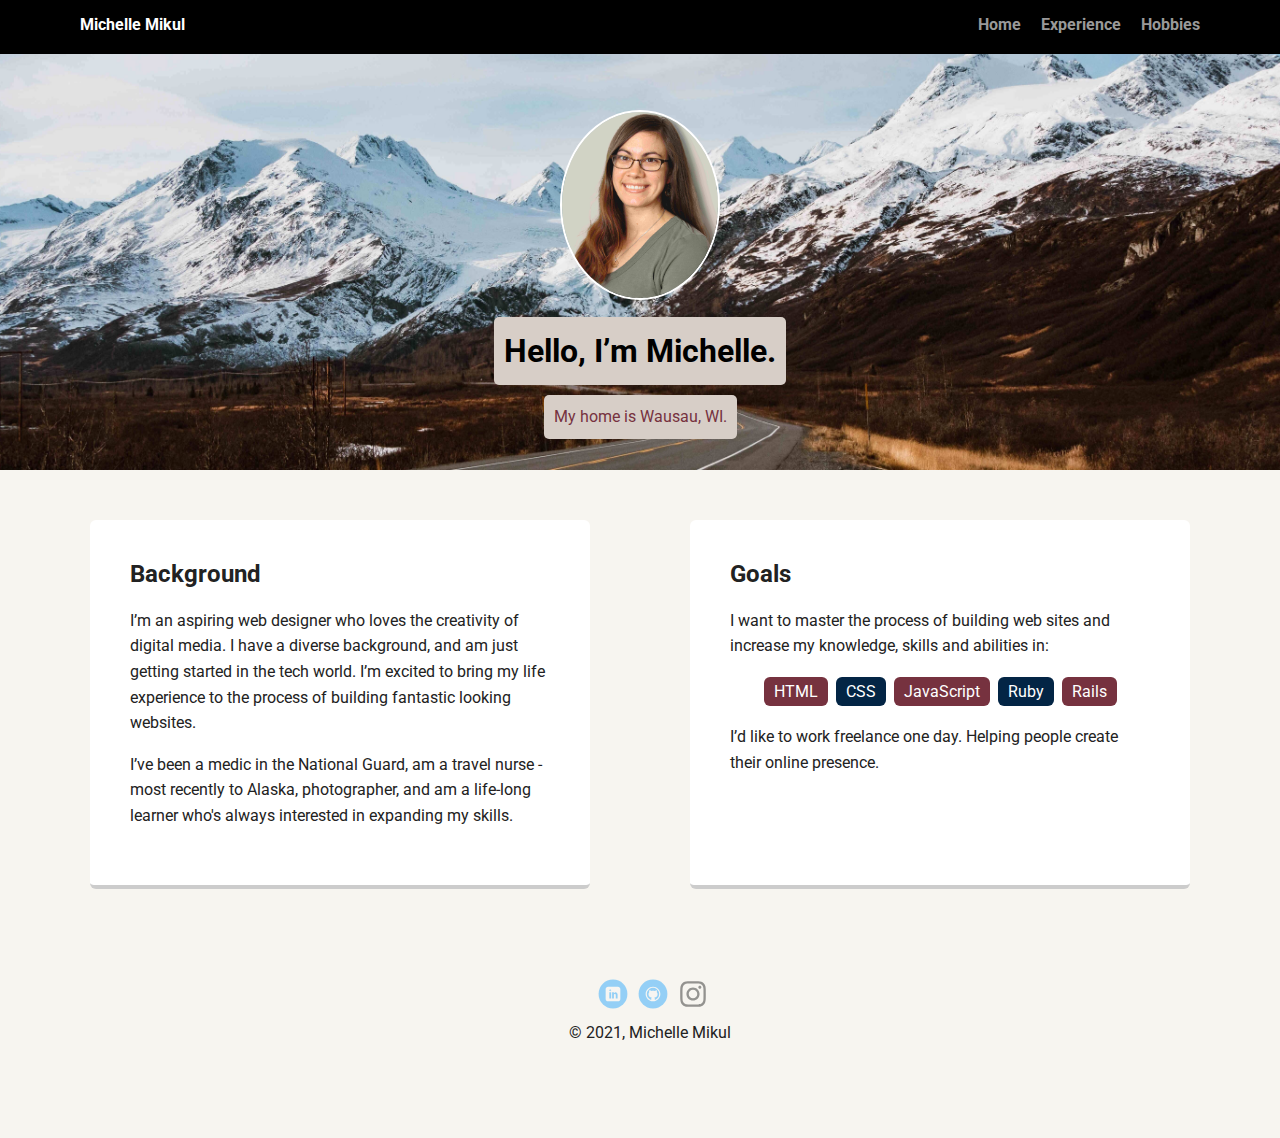
<file: portfolio_update_v1/index.html>
<!doctype html>
<html lang="en">
<head>
  <meta charset="utf-8">
  <title>Michelle Mikul's Profile</title>
  <meta name="viewport" content="width=device-width, initial-scale=1.0">
  <link rel="stylesheet" href="styles.css">
  <link href="https://fonts.googleapis.com/css?family=Muli%7CRoboto:400,300,500,700,900" rel="stylesheet"></head>
  <body>

    <nav class="main-nav">
        <ul class="nav">
          <li class="name">Michelle Mikul</li>
          <li><a href="index.html">Home</a></li>
          <li><a href="experience.html">Experience</a></li>
          <li><a href="hobbies.html">Hobbies</a></li>
        </ul>
    </nav>

    <header>
      <img src="images/headshot.jpg" alt="Photo of Michelle Mikul" class="profile-image">
      <h1 class="tag name">Hello, I’m Michelle.</h1>
      <p class="tag location">My home is Wausau, WI.</p>
    </header>

    <main class="flex">
      <section class="card">
        <h2>Background</h2>
        <p>I’m an aspiring web designer who loves the creativity of digital media. I have a diverse background, and am just getting started in the tech world. I’m excited to bring my life experience to the process of building fantastic looking websites.</p>
        <p>I’ve been a medic in the National Guard, am a travel nurse - most recently to Alaska, photographer, and am a life-long learner who's always interested in expanding my skills.</p>
      </section> 

      <section class="card">
        <h2>Goals</h2>
        <p>I want to master the process of building web sites and increase my knowledge, skills and abilities in:</p>
        <ul class="skills">
          <li>HTML</li>
          <li>CSS</li>
          <li>JavaScript</li>
          <li>Ruby</li>
          <li>Rails</li>
        </ul>
        <p>I’d like to work freelance one day. Helping people create their online presence.</p>
      </section> 

    </main>
    <footer>
      <ul>
        <li><a href="https://www.linkedin.com/in/michelle-mikul-97231938" target="_blank" class="social linkedin">LinkedIn</a></li>
        <li><a href="https://github.com/mlkrubsack" target="_blank" class="social github">Github</a></li>
        <li><a href="https://www.instagram.com/michellemikul/" target="_blank" class ="social instagram">Instagram</a></li>
      </ul>
      <p class="copyright">&copy; 2021, Michelle Mikul</p>
    </footer>
  </body>
  </html>
</file>
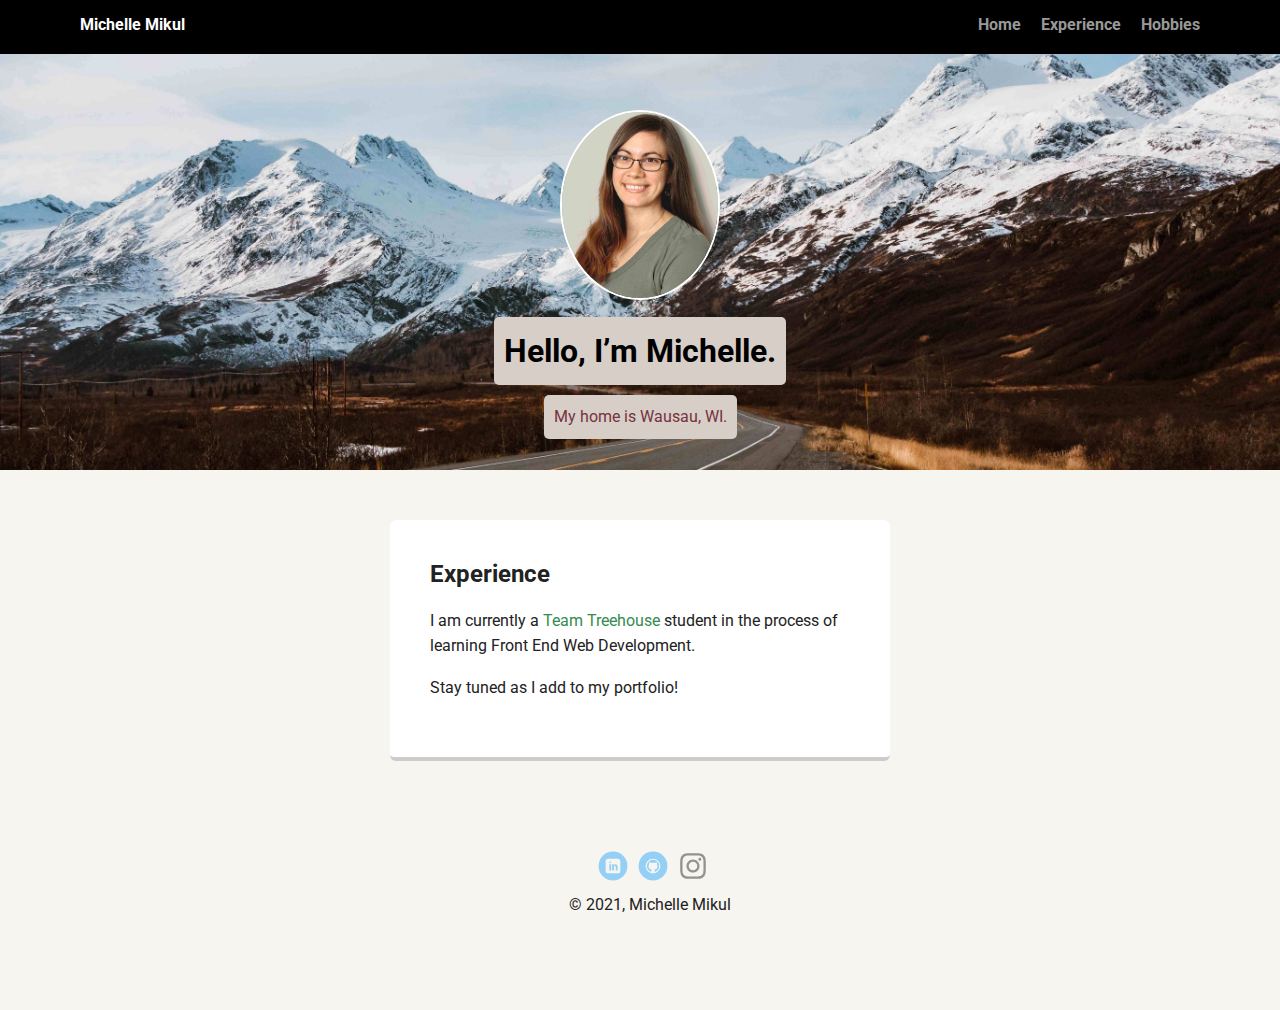
<file: portfolio_update_v1/experience.html>
<!DOCTYPE html>
<html lang="en">
<head>
	<meta charset="utf-8">
	<title>Michelle Mikul's Experience</title>
	<meta name="viewport" content="width=device-width, initial-scale=1.0">
	<link rel="stylesheet" href="styles.css">
	<link href="https://fonts.googleapis.com/css?family=Muli%7CRoboto:400,300,500,700,900" rel="stylesheet">
</head>

<body>

	<nav class="main-nav">
		<ul class="nav">
			<li class="name">Michelle Mikul</li>
			<li><a href="index.html">Home</a></li>
			<li><a href="experience.html">Experience</a></li>
			<li><a href="hobbies.html">Hobbies</a></li>
		</ul>
	</nav>

	<header>
	  <img src="images/headshot.jpg" alt="Photo of Michelle Mikul" class="profile-image">
      <h1 class="tag name">Hello, I’m Michelle.</h1>
      <p class="tag location">My home is Wausau, WI.</p>
     </header>

<main class="flex">
	<section class ="card">
		<h2>Experience</h2>
		<p>I am currently a <a href="https://teamtreehouse.com" target="_blank">Team Treehouse</a> student in the process of learning Front End Web Development.</p>
		<p>Stay tuned as I add to my portfolio!</p>
	</section>
</main>
<footer>
      <ul>
        <li><a href="https://www.linkedin.com/in/michelle-mikul-97231938" target="_blank" class="social linkedin">LinkedIn</a></li>
         <li><a href="https://github.com/mlkrubsack" target="_blank" class="social github">Github</a></li>
         <li><a href="https://www.instagram.com/michellemikul/" target="_blank" class ="social instagram">Instagram</a></li>
      </ul>
      <p class="copyright">&copy; 2021, Michelle Mikul</p>
    </footer>
  </body>
  </html>
</file>
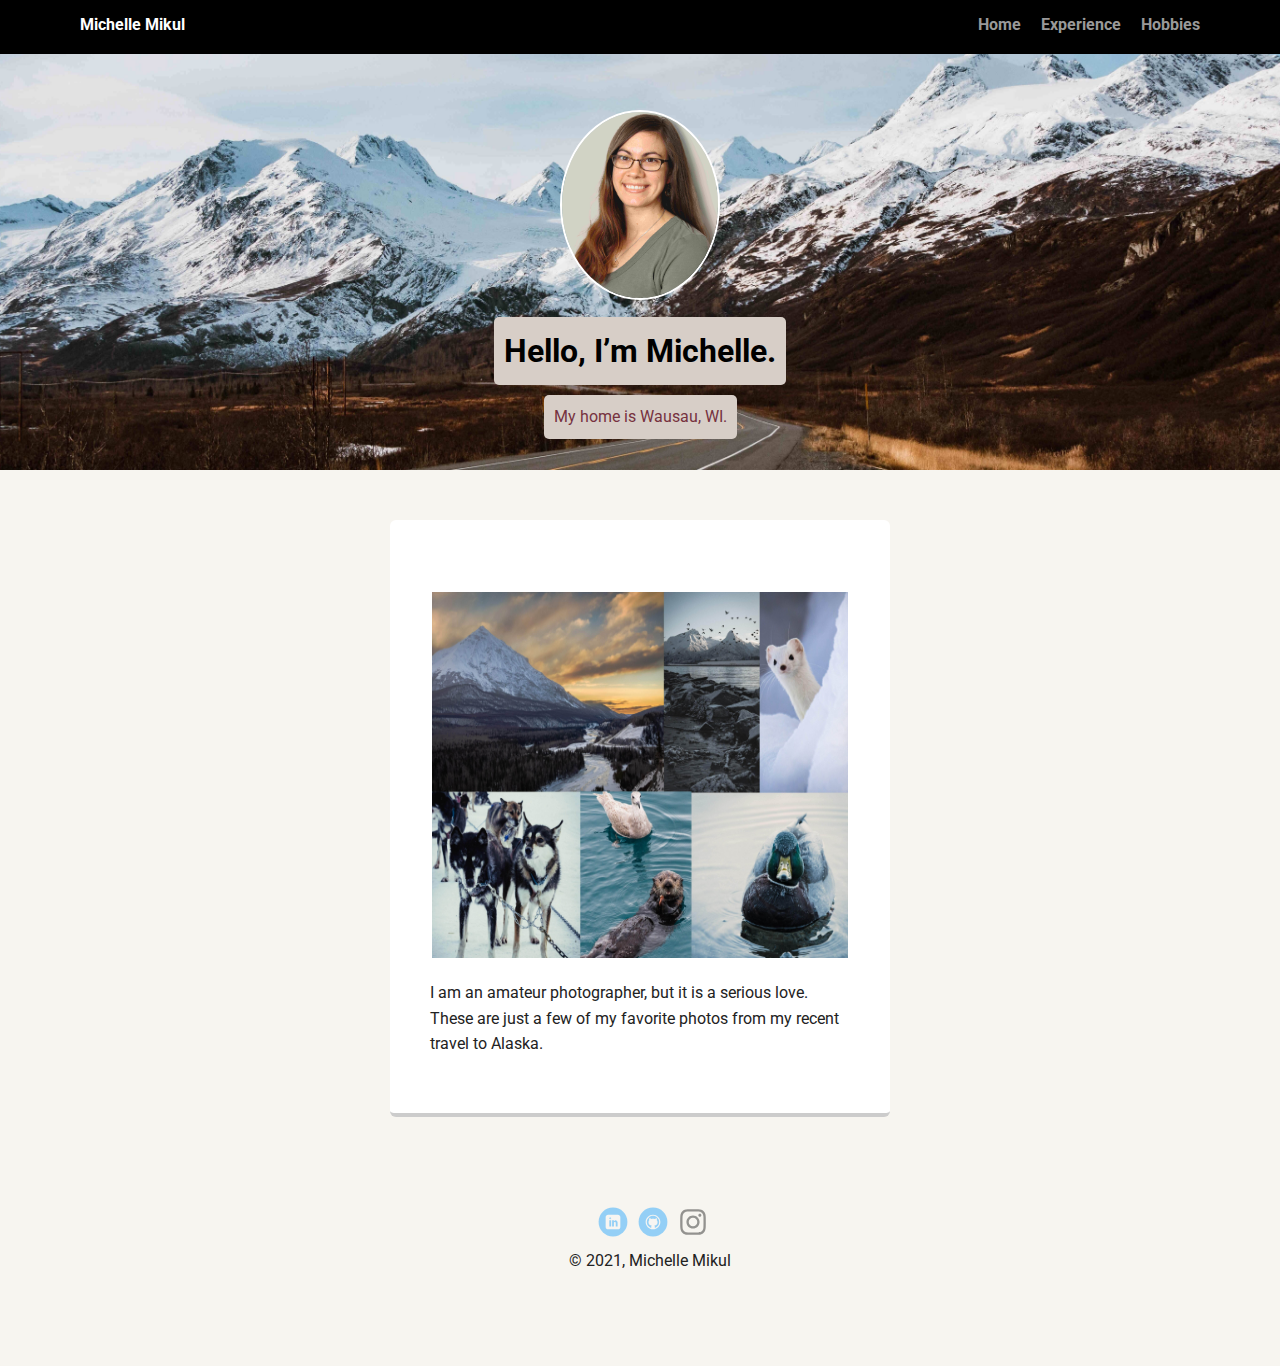
<file: portfolio_update_v1/hobbies.html>
<!doctype html>
<html lang="en">
<head>
  <meta charset="utf-8">
  <title>Michelle Mikul's Profile</title>
  <meta name="viewport" content="width=device-width, initial-scale=1.0">
  <link rel="stylesheet" href="styles.css">
  <link href="https://fonts.googleapis.com/css?family=Muli%7CRoboto:400,300,500,700,900" rel="stylesheet"></head>
  <body>

    <nav class="main-nav">
        <ul class="nav">
          <li class="name">Michelle Mikul</li>
          <li><a href="index.html">Home</a></li>
          <li><a href="experience.html">Experience</a></li>
          <li><a href="hobbies.html">Hobbies</a></li>
        </ul>
    </nav>

    <header>
      <img src="images/headshot.jpg" alt="Photo of Michelle Mikul" class="profile-image">
      <h1 class="tag name">Hello, I’m Michelle.</h1>
      <p class="tag location">My home is Wausau, WI.</p>
    </header>

    <main class="flex">
      <section class="card">
        <img src="images/collage_1.jpg" alt="Collage of Michelle's photography" class="photo-collage">
        <p>I am an amateur photographer, but it is a serious love. These are just a few of my favorite photos from my recent travel to Alaska.</p>
      </section> 

      </main>
    <footer>
      <ul>
        <li><a href="https://www.linkedin.com/in/michelle-mikul-97231938" target="_blank" class="social linkedin">LinkedIn</a></li>
        <li><a href="https://github.com/mlkrubsack" target="_blank" class="social github">Github</a></li>
        <li><a href="https://www.instagram.com/michellemikul/" target="_blank" class ="social instagram">Instagram</a></li>
      </ul>
      <p class="copyright">&copy; 2021, Michelle Mikul</p>
    </footer>
  </body>
  </html>
</file>
<file: portfolio_update_v1/styles.css>
/* Global Layout Set-up */
* { 
  box-sizing: border-box;
}
  
body {
  margin: 0;
  padding: 0;
  text-align: center;
  font-family: 'Roboto', sans-serif;
  color: #222;
  background: #f7f5f0;
}
/* Link Styles */

a {
  text-decoration: none;
  color: #999;
}
a:hover {
  color: #3E85A3;
}
p a{
  text-decoration: none;
  color: #348C4C;
}
a:hover {
  color: #3E85A3;
}

/* Section Styles */

.main-nav {
  width: 100%;
  background: black;
  min-height: 30px;
  padding: 10px;
  position: fixed;
  text-align: center;
}
.nav {
  display: flex;
  justify-content: space-around;
  font-weight: 700;
  list-style-type: none;
  margin: 0 auto;
  padding: 0;
}

.nav .name {
    display: block;
    margin-right: auto;
    color: white;
}
.nav li {
  padding: 5px 10px 10px 10px;
}
.nav a {
  transition: all .5s;
}
.nav a:hover {
  color: white
}

header {
  text-align: center;
  background: url('images/rsz_header_1.jpg') no-repeat top center ;
  background-size: cover;
  overflow: hidden;
  padding-top: 60px;
}
header {
  line-height: 1.5;
}
header .profile-image {
  margin-top: 50px;
  width: 160px;
  height: 190px;
  border-radius: 50%;
  border: 2px solid white;
  transition: all .5s;
}
header .profile-image:hover {
  transform: scale(1.2);
}
.tag {
  background-color: #d7cec7;
  color: black;
  padding: 10px;
  border-radius: 5px;
  display: table;
  margin: 10px auto;
} 
.location {
  background-color: #d7cec7;
  color: #76323f;
}
.card {
  margin: 30px;
  padding: 20px 40px 40px;
  max-width: 500px;
  text-align: left;
  background: #fff;
  border-bottom: 4px solid #ccc;
  border-radius: 6px;
  transition: all .5s;
}
.card:hover {
  border-color: #76323f;
}

ul.skills {
  padding: 0;
  text-align: center;
}

.skills li {
  border-radius: 6px;
  display: inline-block;
  background: #032545;
  color: white;
  padding: 5px 10px;
  margin: 2px;
}

.skills li:nth-child(odd) {
  background: #76323f;
}

.photo-collage {
  margin-top: 50px;
  width: 420px;
  height: 370px;
  border: 2px solid white;
  transition: all .5s;
}

footer {
  width: 100%;
  min-height: 30px;
  padding: 20px 0 40px 20px;
}

footer .copyright {
  top: -8px;
  font-size: .75em;
}

footer ul {
  list-style-type: none;
  margin: 0;
  padding: 0;
}

footer ul li {
  display: inline-block;
}

a.social {
  display: inline-block;
  text-indent: -9999px;
  margin-left: 5px;
  width: 30px;
  height: 30px;
  background-size: 30px 30px;
  opacity: .4;
  transition: all .5s;
}
a.instagram {
  background-image: url(images/instagram.svg);
}
a.linkedin {
  background-image: url(images/linkedin.svg);
}
a.github {
  background-image: url(images/github.svg);
}
a.social:hover {
  opacity: 1;
}
.clearfix {
  clear: both;
}

/* Styles for larger screens */
@media screen and (min-width: 720px) {
  
  .flex {
      display: -ms-flexbox;      /* TWEENER - IE 10 */
      display: flex; 
      max-width: 1200px;
      -ms-flex-pack: distribute;
      justify-content: space-around;
      margin: 0 auto;
  }

  header {
    min-height: 470px;
  }

  .nav {
    max-width: 1200px;
    padding: 0 30px;
  }


  main {
    padding-top: 20px;
  }

  main p {
    line-height: 1.6em;
  }

  footer {
    font-size: 1.3em;
    max-width: 1200px;
    margin: 40px auto;
  }

}
</file>
